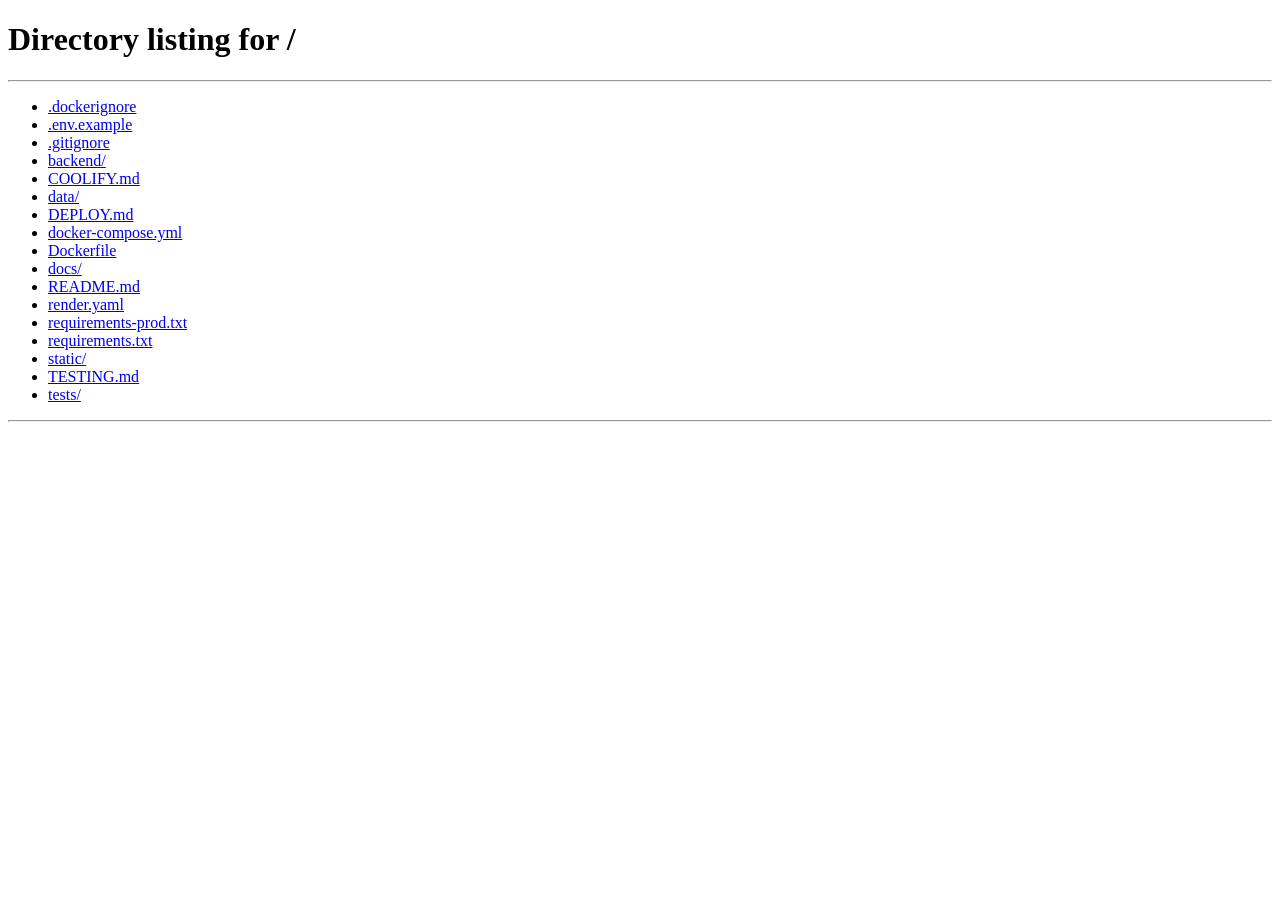
<file: static/index.html>
<!DOCTYPE html>
<html lang="en">
<head>
  <meta charset="UTF-8" />
  <meta http-equiv="refresh" content="0;url=/" />
  <title>Klarify</title>
</head>
<body>
  <p><a href="/">Go to Klarify</a></p>
</body>
</html>
</file>
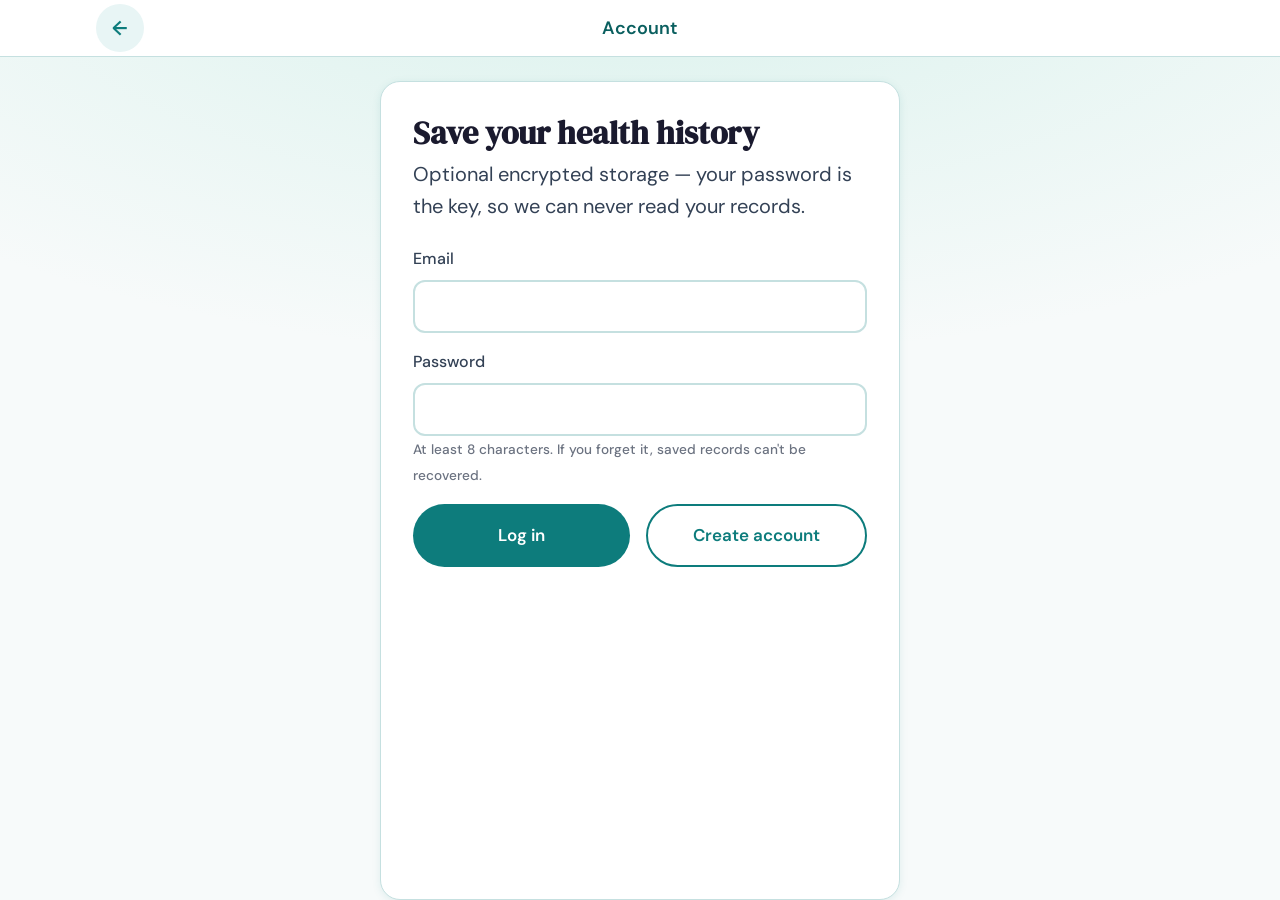
<file: static/account.html>
<!DOCTYPE html>
<html lang="de">
<head>
  <meta charset="UTF-8" />
  <meta name="viewport" content="width=device-width, initial-scale=1.0" />
  <title>Klarify — Account</title>
  <link rel="stylesheet" href="/static/shared.css?v=20261120c" />
</head>
<body class="has-app-bar">
  <header class="app-bar">
    <div class="app-bar-inner">
      <button type="button" class="back-btn" onclick="location.href='/home'" aria-label="Back">←</button>
      <span class="app-bar-title">Account</span>
      <span class="app-bar-spacer" aria-hidden="true"></span>
    </div>
  </header>
  <main class="screen screen-narrow screen-panel">
    <div class="page-header">
      <h1 class="screen-title">Save your health history</h1>
      <p class="lead" style="margin-bottom:var(--space-6);">Optional encrypted storage — your password is the key, so we can never read your records.</p>
    </div>

    <div id="loggedIn" hidden>
      <p class="lead">Logged in as <strong id="whoami"></strong></p>
      <div class="btn-row">
        <button type="button" class="btn-primary" id="timelineBtn">View health timeline →</button>
        <button type="button" class="btn-secondary" id="logoutBtn">Log out</button>
      </div>
    </div>

    <form id="authForm" novalidate>
      <p class="form-error" id="msg" role="alert"></p>
      <label class="form-field">Email
        <input type="email" id="email" autocomplete="email" required />
      </label>
      <label class="form-field">Password
        <input type="password" id="password" autocomplete="current-password" minlength="8" required />
        <span class="form-hint">At least 8 characters. If you forget it, saved records can't be recovered.</span>
      </label>
      <div class="btn-row">
        <button type="submit" class="btn-primary" id="loginBtn">Log in</button>
        <button type="button" class="btn-secondary" id="registerBtn">Create account</button>
      </div>
    </form>
  </main>
  <script src="/static/i18n.js?v=20261120c"></script>
  <script src="/static/ui.js?v=20261120c"></script>
  <script>
    applyRtl();
    const form = document.getElementById('authForm');
    const emailEl = document.getElementById('email');
    const passwordEl = document.getElementById('password');
    const msg = document.getElementById('msg');
    const loginBtn = document.getElementById('loginBtn');
    const registerBtn = document.getElementById('registerBtn');

    const existing = JSON.parse(sessionStorage.getItem('klarify_auth') || 'null');
    if (existing?.token) {
      document.getElementById('loggedIn').hidden = false;
      document.getElementById('whoami').textContent = existing.email || 'your account';
      form.hidden = true;
    }
    document.getElementById('timelineBtn').onclick = () => { location.href = '/timeline'; };
    document.getElementById('logoutBtn').onclick = () => {
      sessionStorage.removeItem('klarify_auth');
      location.reload();
    };

    function validate(isRegister) {
      const email = emailEl.value.trim();
      if (!/^[^\s@]+@[^\s@]+\.[^\s@]+$/.test(email)) return 'Please enter a valid email address.';
      if (!passwordEl.value) return 'Please enter your password.';
      if (isRegister && passwordEl.value.length < 8) return 'Password must be at least 8 characters.';
      return '';
    }

    async function submit(isRegister) {
      const problem = validate(isRegister);
      msg.textContent = problem;
      if (problem) return;
      const btn = isRegister ? registerBtn : loginBtn;
      setBusy(loginBtn, true); setBusy(registerBtn, true);
      try {
        const data = await apiFetch(isRegister ? '/api/auth/register' : '/api/auth/login', {
          method: 'POST',
          headers: { 'Content-Type': 'application/json' },
          body: JSON.stringify({ email: emailEl.value.trim(), password: passwordEl.value }),
        });
        sessionStorage.setItem('klarify_auth', JSON.stringify({ ...data, email: emailEl.value.trim(), password: passwordEl.value }));
        const next = new URLSearchParams(location.search).get('next');
        location.href = next && next.startsWith('/') && !next.startsWith('//') ? next : '/timeline';
      } catch (e) {
        msg.textContent = e.message;
        setBusy(loginBtn, false); setBusy(registerBtn, false);
        btn.focus();
      }
    }

    form.addEventListener('submit', (e) => { e.preventDefault(); submit(false); });
    registerBtn.addEventListener('click', () => submit(true));
  </script>
</body>
</html>
</file>
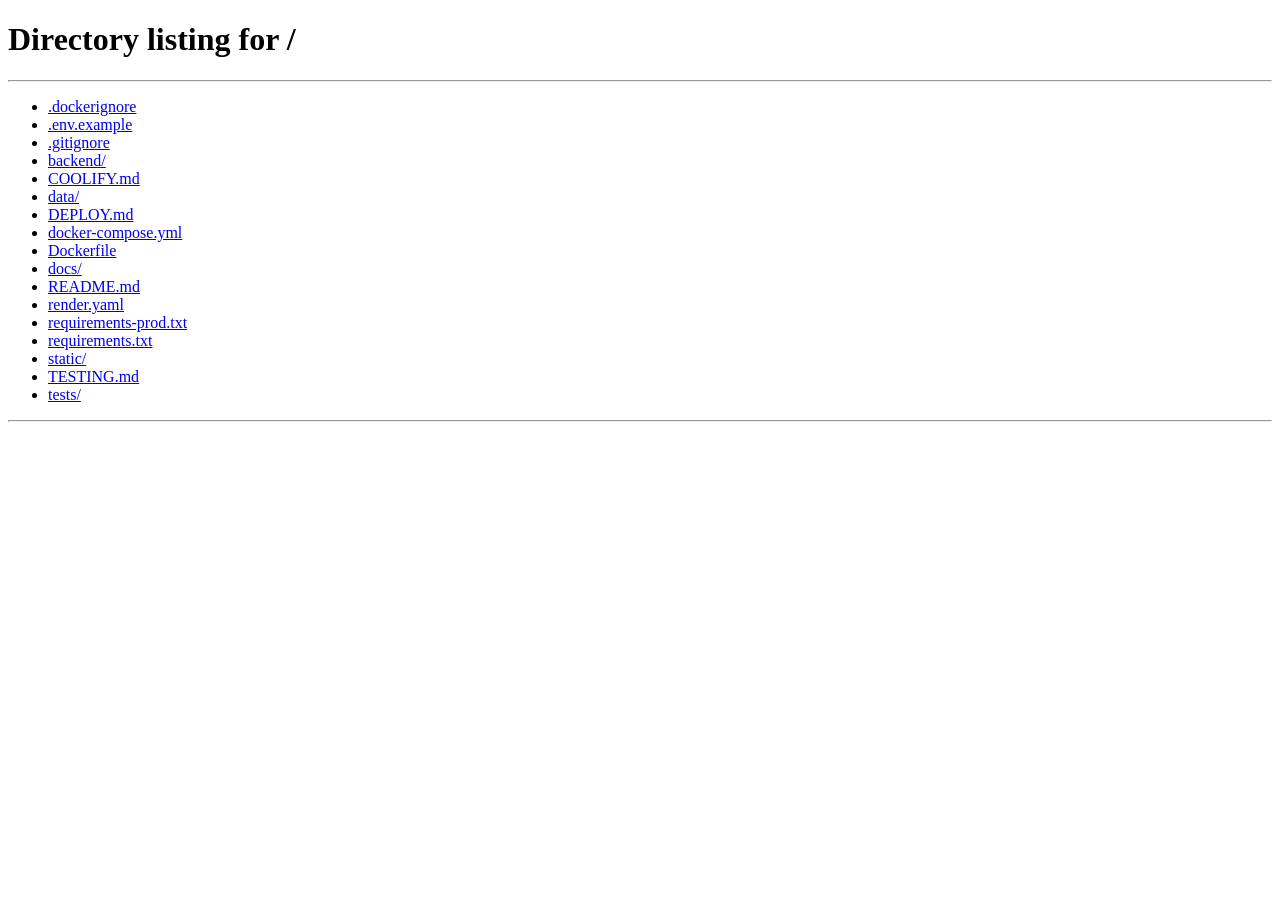
<file: static/home.html>
<!DOCTYPE html>
<html lang="de">
<head>
  <meta charset="UTF-8" />
  <meta name="viewport" content="width=device-width, initial-scale=1.0" />
  <title>Klarify</title>
  <link rel="stylesheet" href="/static/shared.css?v=20261120c" />
</head>
<body class="has-app-bar">
  <header class="app-bar">
    <div class="app-bar-inner">
      <span class="app-bar-spacer" aria-hidden="true"></span>
      <a href="/home" class="wordmark-link">Klarify</a>
      <button type="button" class="back-btn" id="settingsBtn" aria-label="Settings">⚙</button>
    </div>
  </header>

  <main class="screen screen-wide">
    <div class="screen-panel">
      <div class="home-hero page-header">
        <h2 class="display" id="greeting">Hello.</h2>
        <p class="lead" id="homeQuestion">Which document would you like to understand today?</p>
      </div>

      <div class="home-cards">
        <a href="/upload" class="home-card home-card--primary" id="uploadBtn">
          <span class="home-card__icon" aria-hidden="true">📄</span>
          <span class="home-card__title" id="uploadTitle">Upload document</span>
          <span class="home-card__desc">PDF, FHIR, or scanned letter</span>
        </a>
        <a href="/epa" class="home-card home-card--secondary" id="epaBtn">
          <span class="home-card__icon" aria-hidden="true">🏥</span>
          <span class="home-card__title" id="epaLabel">Connect ePA</span>
          <span class="home-card__desc">Import from your electronic health record</span>
        </a>
      </div>

      <div class="trust-strip" id="trustStrip">
        <span aria-hidden="true">🔒</span>
        <span id="trustText">Your data is deleted immediately. Nothing is stored.</span>
      </div>

      <div class="secondary-actions">
        <button type="button" class="link-pill" id="accountCta">Create account → Save your history</button>
        <button type="button" class="link-pill" id="sampleBtn">Try a sample prescription</button>
      </div>
    </div>
  </main>

  <script src="/static/i18n.js?v=20261120c"></script>
  <script src="/static/ui.js?v=20261120c"></script>
  <script>
    if (!sessionStorage.getItem('klarify_lang')) {
      window.location.href = '/';
    }
    applyRtl();
    document.getElementById('greeting').textContent = greeting();
    document.getElementById('homeQuestion').textContent = t('homeQuestion');
    document.getElementById('uploadTitle').textContent = t('uploadDoc');
    document.getElementById('epaLabel').textContent = t('connectEpa');
    document.getElementById('trustText').textContent = t('trustStrip');
    document.getElementById('accountCta').textContent = t('createAccount');
    document.getElementById('sampleBtn').textContent = t('trySample');
    document.getElementById('settingsBtn').addEventListener('click', () => { window.location.href = '/'; });
    document.getElementById('accountCta').addEventListener('click', () => {
      const a = JSON.parse(sessionStorage.getItem('klarify_auth') || 'null');
      window.location.href = a?.token ? '/timeline' : '/account';
    });
    const sampleBtn = document.getElementById('sampleBtn');
    sampleBtn.addEventListener('click', async () => {
      setBusy(sampleBtn, true);
      try {
        const data = await apiFetch('/api/samples');
        const first = (data.samples || []).find((s) => s.type === 'prescription') || (data.samples || [])[0];
        if (!first) throw new Error('No samples available right now.');
        const lang = klarifyLang();
        window.location.href = `/results?type=sample&sample_id=${encodeURIComponent(first.id)}&lang=${encodeURIComponent(lang)}&mode=auto`;
      } catch (e) {
        setBusy(sampleBtn, false);
        toast(e.message, 'error');
      }
    });
    const auth = JSON.parse(sessionStorage.getItem('klarify_auth') || 'null');
    if (auth?.token) {
      document.getElementById('accountCta').textContent = 'My health timeline →';
    }
  </script>
</body>
</html>
</file>
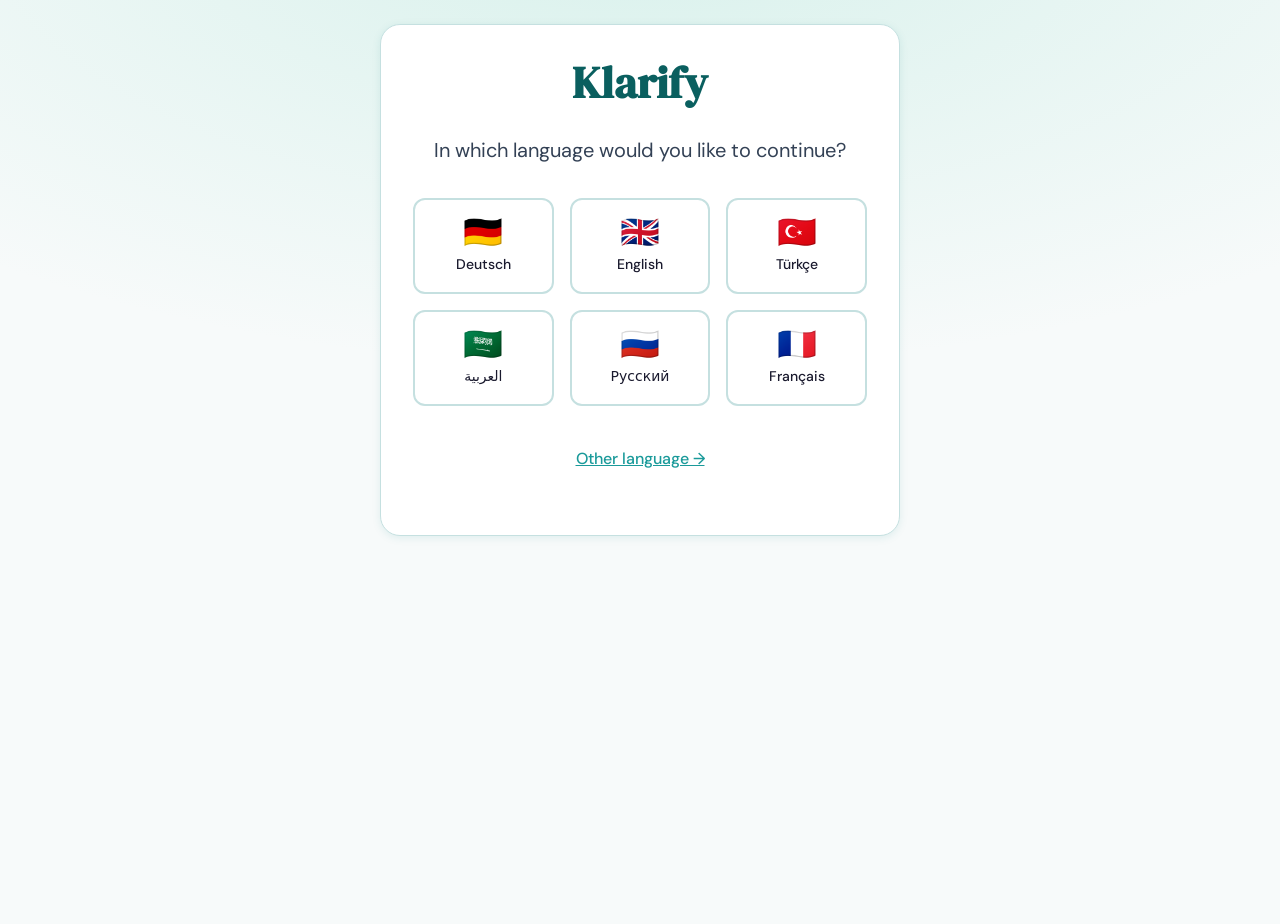
<file: static/language.html>
<!DOCTYPE html>
<html lang="de">
<head>
  <meta charset="UTF-8" />
  <meta name="viewport" content="width=device-width, initial-scale=1.0" />
  <title>Klarify</title>
  <link rel="stylesheet" href="/static/shared.css?v=20261120c" />
</head>
<body>
  <main class="screen screen-centre screen-narrow screen-panel">
    <h1 class="wordmark">Klarify</h1>
    <p class="lead" id="langPrompt">In which language would you like to continue?</p>

    <div class="lang-grid" id="langGrid"></div>
    <button type="button" class="btn-ghost" id="otherLang">Other language →</button>
  </main>

  <script src="/static/i18n.js?v=20261120c"></script>
  <script>
    const PRIMARY = [
      { code: 'de', flag: '🇩🇪', name: 'Deutsch' },
      { code: 'en', flag: '🇬🇧', name: 'English' },
      { code: 'tr', flag: '🇹🇷', name: 'Türkçe' },
      { code: 'ar', flag: '🇸🇦', name: 'العربية' },
      { code: 'ru', flag: '🇷🇺', name: 'Русский' },
      { code: 'fr', flag: '🇫🇷', name: 'Français' },
    ];

    function selectLang(code) {
      sessionStorage.setItem('klarify_lang', code);
      window.location.href = '/home';
    }

    const grid = document.getElementById('langGrid');
    for (const lang of PRIMARY) {
      const btn = document.createElement('button');
      btn.type = 'button';
      btn.className = 'lang-btn';
      btn.innerHTML = `<span class="flag">${lang.flag}</span><span class="name">${lang.name}</span>`;
      btn.addEventListener('click', () => selectLang(lang.code));
      grid.appendChild(btn);
    }

    document.getElementById('otherLang').addEventListener('click', () => {
      const code = prompt('Enter language code (e.g. en, hi, pl):', 'en');
      if (code) selectLang(code.trim().toLowerCase());
    });

    if (sessionStorage.getItem('klarify_lang')) {
      document.getElementById('langPrompt').textContent = t('langPrompt');
    }
  </script>
</body>
</html>
</file>
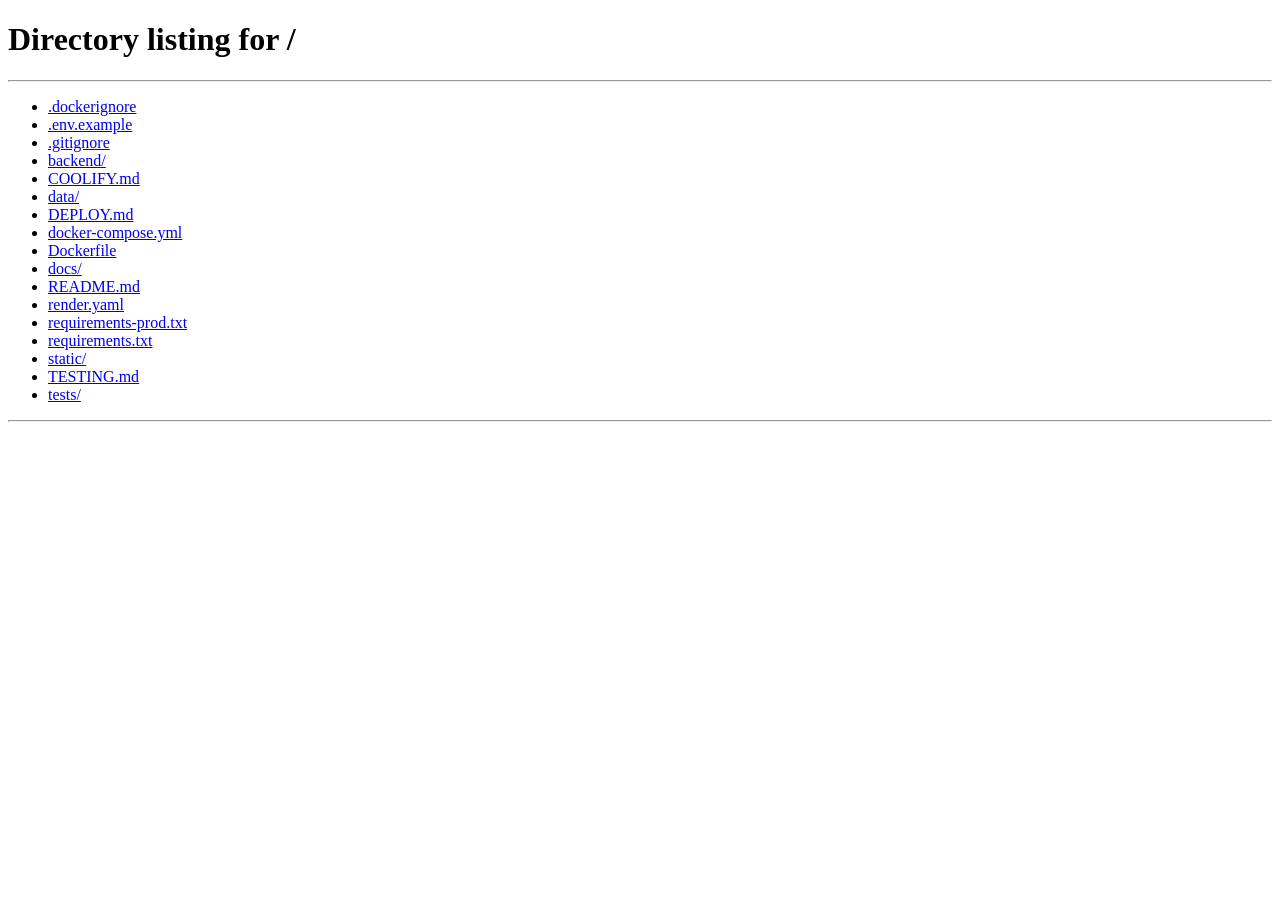
<file: static/results.html>
<!DOCTYPE html>
<html lang="de">
<head>
  <meta charset="UTF-8" />
  <meta name="viewport" content="width=device-width, initial-scale=1.0" />
  <title>Klarify</title>
  <link rel="stylesheet" href="/static/shared.css?v=20261120c" />
</head>
<body>
  <div id="processingView" class="processing-wrap screen screen-narrow" hidden>
    <div class="processing-icon" aria-hidden="true">📄→📝</div>
    <p id="processingText" style="font-size:1.125rem;color:var(--color-slate);">Reading your document…</p>
    <p id="processingTime" style="color:var(--color-muted);">This usually takes about 10 seconds.</p>
    <div class="progress-bar" role="progressbar" aria-label="Processing"><span></span></div>
    <p id="notStored" style="font-size:0.875rem;color:var(--color-muted);">Your data is not stored.</p>
  </div>

  <div id="resultsView" hidden>
    <header class="app-bar">
      <div class="app-bar-inner">
        <button type="button" class="back-btn" onclick="location.href='/home'" aria-label="Back">←</button>
        <span class="app-bar-title" id="resultsBarTitle">Klarify</span>
        <span class="app-bar-spacer" aria-hidden="true"></span>
      </div>
    </header>

    <main class="screen screen-wide">
      <div class="page-header">
        <h1 class="screen-title" id="docTitle">Your prescription explained</h1>
        <p class="subtitle-muted" id="docSubtitle"></p>
      </div>

      <div class="results-layout">
        <section class="results-column">
          <div id="results" class="results"></div>

          <div class="feedback-row" id="feedbackRow">
            <span id="helpfulText">Was this helpful?</span>
            <button type="button" aria-label="Yes">👍</button>
            <button type="button" aria-label="No">👎</button>
          </div>
          <button type="button" class="btn-ghost block" id="saveBtn" style="margin-bottom:1rem;">Save explanation</button>
        </section>

        <aside class="results-aside">
          <div class="chat-panel" id="chatPanel" hidden>
            <h2 id="chatTitle">Ask about your prescription</h2>
            <p class="chat-sub" id="chatSub">Ask about this document or general steps (pharmacy, appointments, terms)</p>
            <div class="chat-suggestions" id="chatSuggestions">
              <button type="button" data-q="What medication was prescribed?">Medication?</button>
              <button type="button" data-q="Do I need to pay a co-payment?">Co-payment?</button>
              <button type="button" data-q="How do I use this at the pharmacy?">Pharmacy?</button>
            </div>
            <div class="chat-messages" id="chatMessages"></div>
            <div class="chat-input-row">
              <input type="text" id="chatInput" autocomplete="off" />
              <button type="button" id="chatSendBtn">Send</button>
            </div>
          </div>
        </aside>
      </div>
    </main>

    <p class="disclaimer" id="disclaimer">Informational only — not medical advice.</p>
  </div>

  <script src="/static/i18n.js?v=20261120c"></script>
  <script src="/static/ui.js?v=20261120c"></script>
  <script src="/static/results.js?v=20261120c"></script>
  <script>
    if (!sessionStorage.getItem('klarify_lang')) location.href = '/';
    applyRtl();

    const params = new URLSearchParams(window.location.search);
    const type = params.get('type') || 'sample';
    const lang = params.get('lang') || klarifyLang();
    const mode = params.get('mode') || 'auto';

    document.getElementById('processingText').textContent = t('processing');
    document.getElementById('processingTime').textContent = t('processingTime');
    document.getElementById('notStored').textContent = t('notStored');
    document.getElementById('docTitle').textContent = t('prescriptionExplained');
    document.getElementById('helpfulText').textContent = t('helpful');
    document.getElementById('chatTitle').textContent = t('chatTitle');
    document.getElementById('chatSub').textContent = t('chatSub');
    document.getElementById('chatInput').placeholder = t('chatPlaceholder');
    document.getElementById('chatSendBtn').textContent = t('send');
    document.getElementById('disclaimer').textContent = t('disclaimer');

    const processingView = document.getElementById('processingView');
    const resultsView = document.getElementById('resultsView');
    const resultsEl = document.getElementById('results');
    const chatPanel = document.getElementById('chatPanel');
    const chatMessages = document.getElementById('chatMessages');
    const chatInput = document.getElementById('chatInput');
    const chatSendBtn = document.getElementById('chatSendBtn');
    const saveBtn = document.getElementById('saveBtn');
    const TITLES = {
      prescription: t('prescriptionExplained'),
      lab_result: t('title_lab_result'),
      discharge: t('title_discharge'),
      referral: t('title_referral'),
      doctor_letter: t('title_doctor_letter'),
      pdf: t('title_pdf'),
    };
    const CHAT_TITLES = { prescription: t('chatTitle') };

    let prescriptionData = null;
    let chatHistory = [];
    let chatBusy = false;

    processingView.hidden = false;

    function showResults() {
      processingView.hidden = true;
      resultsView.hidden = false;
    }

    function appendChatMessage(text, role, refused = false) {
      const div = document.createElement('div');
      div.className = 'chat-msg ' + role + (refused ? ' refused' : '');
      div.textContent = text;
      chatMessages.appendChild(div);
      chatMessages.scrollTop = chatMessages.scrollHeight;
      return div;
    }

    function showTyping() {
      const div = document.createElement('div');
      div.className = 'chat-msg bot typing';
      div.setAttribute('aria-label', 'Assistant is typing');
      div.innerHTML = '<i></i><i></i><i></i>';
      chatMessages.appendChild(div);
      chatMessages.scrollTop = chatMessages.scrollHeight;
      return div;
    }

    async function sendChatMessage(text) {
      const message = (text || chatInput.value).trim();
      if (!message || chatBusy || !prescriptionData) return;
      chatInput.value = '';
      appendChatMessage(message, 'user');
      chatBusy = true;
      chatSendBtn.disabled = true;
      const typing = showTyping();
      try {
        const data = await apiFetch('/api/chat', {
          method: 'POST',
          headers: { 'Content-Type': 'application/json' },
          body: JSON.stringify({
            message,
            parsed: prescriptionData.parsed,
            humanized: prescriptionData.humanized,
            history: chatHistory,
            lang,
          }),
        });
        typing.remove();
        chatHistory.push({ role: 'user', content: message });
        chatHistory.push({ role: 'assistant', content: data.reply });
        appendChatMessage(data.reply, 'bot', !data.on_topic);
      } catch (err) {
        typing.remove();
        appendChatMessage(err.message, 'bot', true);
      } finally {
        chatBusy = false;
        chatSendBtn.disabled = false;
        chatInput.focus();
      }
    }

    async function loadData() {
      try {
        let res;
        let data;
        if (type === 'cached') {
          const cached = sessionStorage.getItem('klarify_result');
          if (!cached) throw new Error('No result found. Please upload again.');
          data = JSON.parse(cached);
          sessionStorage.removeItem('klarify_result');
        } else if (type === 'sample') {
          const id = params.get('sample_id') || params.get('id');
          if (!id) throw new Error('Missing sample ID');
          res = await fetch(`/api/process/sample/${encodeURIComponent(id)}?lang=${encodeURIComponent(lang)}&mode=${encodeURIComponent(mode)}`);
          data = await res.json();
          if (!res.ok) throw new Error(data.detail || 'Request failed');
        } else if (type === 'erp') {
          const taskId = params.get('task_id');
          const token = sessionStorage.getItem('erp_token') || '';
          const headers = token ? { Authorization: `Bearer ${token}` } : {};
          res = await fetch(`/api/erp/fetch/${encodeURIComponent(taskId)}?lang=${encodeURIComponent(lang)}&mode=${encodeURIComponent(mode)}`, { headers });
          data = await res.json();
          if (!res.ok) throw new Error(data.detail || 'Request failed');
        } else if (type === 'epa') {
          const docId = params.get('doc_id');
          const token = sessionStorage.getItem('epa_token') || 'sandbox-demo-token';
          res = await fetch(
            `/api/epa/documents/${encodeURIComponent(docId)}/process?lang=${encodeURIComponent(lang)}&mode=${encodeURIComponent(mode)}`,
            { headers: { Authorization: `Bearer ${token}` } }
          );
          data = await res.json();
          if (!res.ok) throw new Error(data.detail || 'Request failed');
        } else if (type === 'upload' || type === 'raw') {
          const raw = sessionStorage.getItem('klarify_upload') || sessionStorage.getItem('erp_raw_payload');
          if (!raw) throw new Error('No document found. Please upload again.');
          res = await fetch('/api/process/raw', {
            method: 'POST',
            headers: { 'Content-Type': 'application/json' },
            body: raw,
          });
          data = await res.json();
          if (!res.ok) throw new Error(data.detail || 'Request failed');
        } else {
          throw new Error('Unknown type');
        }

        if (!data) {
          data = await res.json();
          if (!res.ok) throw new Error(data.detail || 'Request failed');
        }

        prescriptionData = data;
        const docType = data.document_type || data.parsed?.document_type || 'prescription';
        const title = TITLES[docType] || TITLES.pdf;
        document.getElementById('docTitle').textContent = title;
        document.title = `Klarify — ${title}`;
        document.getElementById('chatTitle').textContent = CHAT_TITLES[docType] || t('chatTitleGeneric');
        const med = data.parsed?.medication_name || '';
        const sub = med || (data.document_title && data.document_title !== title ? data.document_title : '');
        if (sub) document.getElementById('docSubtitle').textContent = sub;

        renderKlarifyResults(resultsEl, data);
        chatPanel.hidden = false;
        showResults();
      } catch (err) {
        showResults();
        saveBtn.hidden = true;
        document.getElementById('feedbackRow').hidden = true;
        resultsEl.innerHTML = `<div class="empty is-error">${escapeHtml(err.message)}<br>
          <a class="btn-secondary" href="/home">Back to start</a></div>`;
      }
    }

    document.getElementById('feedbackRow').addEventListener('click', (e) => {
      if (e.target.closest('button')) {
        document.getElementById('feedbackRow').hidden = true;
        toast('Thanks for your feedback!', 'success', 2500);
      }
    });
    saveBtn.addEventListener('click', async () => {
      if (!prescriptionData) return;
      const auth = JSON.parse(sessionStorage.getItem('klarify_auth') || 'null');
      if (!auth?.token) {
        // Keep the result so the user comes back to it after logging in
        sessionStorage.setItem('klarify_result', JSON.stringify(prescriptionData));
        const back = `/results?type=cached&lang=${encodeURIComponent(lang)}`;
        window.location.href = `/account?next=${encodeURIComponent(back)}`;
        return;
      }
      setBusy(saveBtn, true);
      try {
        await apiFetch('/api/storage/save', {
          method: 'POST',
          headers: { 'Content-Type': 'application/json', Authorization: `Bearer ${auth.token}` },
          body: JSON.stringify({ password: auth.password, record: prescriptionData }),
        });
        setBusy(saveBtn, false);
        saveBtn.disabled = true;
        saveBtn.textContent = '✓ Saved to your timeline';
        toast('Saved to your health timeline.', 'success');
      } catch (e) {
        setBusy(saveBtn, false);
        if (e.status === 401) sessionStorage.removeItem('klarify_auth');
        toast(e.status === 401 ? 'Please log in again to save.' : e.message, 'error');
      }
    });
    chatSendBtn.addEventListener('click', () => sendChatMessage());
    chatInput.addEventListener('keydown', (e) => {
      if (e.key === 'Enter' && !e.isComposing) { e.preventDefault(); sendChatMessage(); }
    });
    document.getElementById('chatSuggestions').addEventListener('click', (e) => {
      const btn = e.target.closest('[data-q]');
      if (btn) sendChatMessage(btn.dataset.q);
    });

    loadData();
  </script>
</body>
</html>
</file>
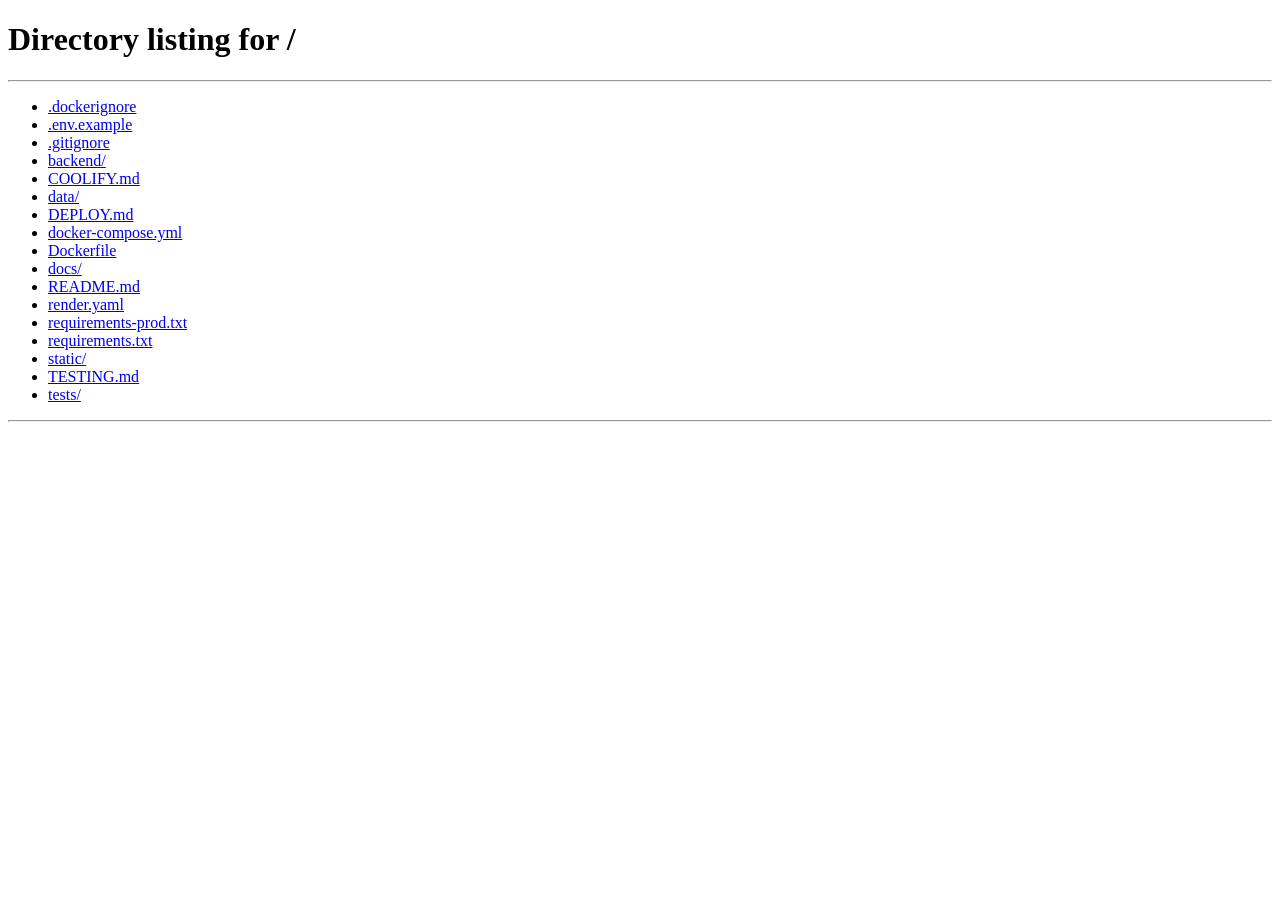
<file: static/upload.html>
<!DOCTYPE html>
<html lang="de">
<head>
  <meta charset="UTF-8" />
  <meta name="viewport" content="width=device-width, initial-scale=1.0" />
  <title>Klarify — Upload</title>
  <link rel="stylesheet" href="/static/shared.css?v=20261120c" />
</head>
<body class="has-app-bar">
  <header class="app-bar">
    <div class="app-bar-inner">
      <button type="button" class="back-btn" onclick="location.href='/home'" aria-label="Back">←</button>
      <span class="app-bar-title" id="appBarTitle">Upload</span>
      <span class="app-bar-spacer" aria-hidden="true"></span>
    </div>
  </header>

  <main class="screen screen-narrow screen-panel">
    <div class="page-header">
      <h1 class="screen-title" id="uploadTitle">Upload your document</h1>
      <p class="subtitle-muted" id="uploadSubtitle"></p>
    </div>

    <div class="upload-zone" id="uploadZone" tabindex="0" role="button" aria-describedby="uploadTypes">
      <div style="font-size:2.5rem;margin-bottom:0.5rem;" aria-hidden="true">📄</div>
      <p id="uploadTap" style="margin:0;font-size:1.125rem;color:var(--color-slate);">Tap to choose a file</p>
      <p id="uploadTypes" style="margin:0.5rem 0 0;font-size:0.875rem;color:var(--color-muted);">PDF, FHIR XML or JSON · Up to 20 MB</p>
      <p id="fileName" style="margin-top:1rem;font-weight:600;display:none;"></p>
    </div>
    <input type="file" id="fileInput" accept=".xml,.json,.pdf,application/pdf,application/json,text/xml,application/xml" hidden />

    <p class="form-error" id="uploadError" role="alert"></p>

    <label class="consent-row">
      <input type="checkbox" id="consent" />
      <span id="consentText">I understand my document will be explained and then deleted immediately.</span>
    </label>

    <button type="button" class="btn-primary" id="explainBtn" disabled>Read my explanation</button>
  </main>

  <script src="/static/i18n.js?v=20261120c"></script>
  <script src="/static/ui.js?v=20261120c"></script>
  <script>
    if (!sessionStorage.getItem('klarify_lang')) location.href = '/';
    applyRtl();

    const MAX_BYTES = 20 * 1024 * 1024;
    const ALLOWED = ['pdf', 'xml', 'json'];
    const uploadZone = document.getElementById('uploadZone');
    const fileInput = document.getElementById('fileInput');
    const consent = document.getElementById('consent');
    const explainBtn = document.getElementById('explainBtn');
    const fileNameEl = document.getElementById('fileName');
    const errorEl = document.getElementById('uploadError');
    let selectedFile = null;

    document.getElementById('uploadTitle').textContent = t('uploadTitle');
    const sub = t('uploadSubtitle');
    document.getElementById('uploadSubtitle').textContent = sub;
    document.getElementById('uploadSubtitle').style.display = sub ? 'block' : 'none';
    document.getElementById('uploadTap').textContent = t('uploadTap');
    document.getElementById('consentText').textContent = t('consent');
    explainBtn.textContent = t('explainBtn');
    document.getElementById('appBarTitle').textContent = t('uploadDoc');

    function updateBtn() {
      explainBtn.disabled = !(selectedFile && consent.checked);
    }

    function formatSize(bytes) {
      return bytes >= 1024 * 1024 ? `${(bytes / 1024 / 1024).toFixed(1)} MB` : `${Math.max(1, Math.round(bytes / 1024))} KB`;
    }

    function pickFile(file) {
      errorEl.textContent = '';
      const ext = (file.name.split('.').pop() || '').toLowerCase();
      if (!ALLOWED.includes(ext)) {
        errorEl.textContent = 'Please choose a PDF, XML or JSON file.';
        return;
      }
      if (file.size > MAX_BYTES) {
        errorEl.textContent = `This file is ${formatSize(file.size)} — the limit is 20 MB.`;
        return;
      }
      if (file.size === 0) {
        errorEl.textContent = 'This file is empty.';
        return;
      }
      selectedFile = file;
      fileNameEl.textContent = `✓ ${file.name} (${formatSize(file.size)})`;
      fileNameEl.style.display = 'block';
      uploadZone.classList.add('has-file');
      updateBtn();
    }

    uploadZone.addEventListener('click', () => fileInput.click());
    uploadZone.addEventListener('keydown', (e) => {
      if (e.key === 'Enter' || e.key === ' ') { e.preventDefault(); fileInput.click(); }
    });
    fileInput.addEventListener('change', () => {
      if (fileInput.files[0]) pickFile(fileInput.files[0]);
      fileInput.value = '';
    });

    // Drag & drop
    ['dragenter', 'dragover'].forEach((ev) => uploadZone.addEventListener(ev, (e) => {
      e.preventDefault();
      uploadZone.classList.add('is-dragover');
    }));
    ['dragleave', 'dragend', 'drop'].forEach((ev) => uploadZone.addEventListener(ev, (e) => {
      e.preventDefault();
      uploadZone.classList.remove('is-dragover');
    }));
    uploadZone.addEventListener('drop', (e) => {
      const file = e.dataTransfer?.files?.[0];
      if (file) pickFile(file);
    });
    // Prevent the browser from opening a file dropped outside the zone
    window.addEventListener('dragover', (e) => e.preventDefault());
    window.addEventListener('drop', (e) => e.preventDefault());

    consent.addEventListener('change', updateBtn);

    explainBtn.addEventListener('click', async () => {
      if (!selectedFile || !consent.checked) return;
      errorEl.textContent = '';
      setBusy(explainBtn, true);
      const fd = new FormData();
      fd.append('file', selectedFile);
      fd.append('lang', klarifyLang());
      fd.append('mode', 'auto');
      try {
        const data = await apiFetch('/api/process', { method: 'POST', body: fd });
        sessionStorage.setItem('klarify_result', JSON.stringify(data));
        window.location.href = `/results?type=cached&lang=${encodeURIComponent(klarifyLang())}`;
      } catch (e) {
        errorEl.textContent = e.message;
        setBusy(explainBtn, false);
        updateBtn();
      }
    });
  </script>
</body>
</html>
</file>
<file: static/shared.css>
/* Klarify design tokens — from Klarify UX Design System v1.0 */
@import url('https://fonts.googleapis.com/css2?family=DM+Sans:ital,opsz,wght@0,9..40,400;0,9..40,500;0,9..40,600;0,9..40,700;1,9..40,400&family=DM+Serif+Display&display=swap');

:root {
  --color-teal: #0D7C7C;
  --color-teal-dark: #0A5F5F;
  --color-teal-mid: #1A9A9A;
  --color-teal-soft: #E8F5F5;
  --color-teal-accent: #9DE0D0;
  --color-green: #065F46;
  --color-green-soft: #ECFDF5;
  --color-amber: #D97706;
  --color-amber-soft: #FFFBEB;
  --color-red: #991B1B;
  --color-red-soft: #FEF2F2;
  --color-ink: #1A1A2E;
  --color-slate: #334155;
  --color-muted: #6B7280;
  --color-white: #FFFFFF;
  --color-surface: #F7FAFA;
  --color-border: #C5E0E0;
  --radius-sm: 6px;
  --radius-md: 12px;
  --radius-lg: 20px;
  --radius-full: 9999px;
  --shadow-card: 0 2px 8px rgba(13, 124, 124, 0.10);
  --shadow-float: 0 8px 24px rgba(13, 124, 124, 0.16);
  --space-4: 16px;
  --space-6: 24px;
  --space-8: 32px;
  --space-12: 48px;
  --motion-standard: 250ms ease-in-out;

  /* Legacy aliases */
  --bg: var(--color-surface);
  --card: var(--color-white);
  --primary: var(--color-teal);
  --primary-dark: var(--color-teal-dark);
  --accent: var(--color-teal-mid);
  --text: var(--color-ink);
  --muted: var(--color-muted);
  --border: var(--color-border);
  --success: var(--color-green);
  --warn: var(--color-amber);
}

* { box-sizing: border-box; }

a {
  color: inherit;
}

html {
  -webkit-text-size-adjust: 100%;
}

html[dir="rtl"] body { text-align: right; }

body {
  margin: 0;
  font-family: "DM Sans", system-ui, -apple-system, sans-serif;
  font-size: 16px;
  line-height: 1.6;
  background: var(--color-surface);
  color: var(--color-ink);
  min-height: 100vh;
}

body.has-app-bar {
  display: flex;
  flex-direction: column;
  min-height: 100vh;
}

body.has-app-bar > .app-bar {
  flex-shrink: 0;
}

body.has-app-bar > main,
body.has-app-bar > .page-body {
  flex: 1;
}

h1, .display {
  font-family: "DM Serif Display", Georgia, serif;
  font-weight: 700;
  line-height: 1.2;
}

.app-bar {
  position: sticky;
  top: 0;
  z-index: 100;
  background: var(--color-white);
  border-bottom: 1px solid var(--color-border);
}

.app-bar-inner {
  display: flex;
  align-items: center;
  justify-content: space-between;
  min-height: 56px;
  max-width: 1120px;
  margin: 0 auto;
  padding: 0 var(--space-4);
  width: 100%;
}

.app-bar-title {
  flex: 1;
  text-align: center;
  font-family: "DM Sans", sans-serif;
  font-size: 1.125rem;
  font-weight: 600;
  color: var(--color-teal-dark);
}

.app-bar h1 {
  margin: 0;
  font-family: "DM Sans", sans-serif;
  font-size: 1.25rem;
  font-weight: 600;
  color: var(--color-teal-dark);
}

.app-bar .back-btn,
.app-bar .app-bar-spacer {
  width: 48px;
  height: 48px;
  flex-shrink: 0;
}

.app-bar .back-btn {
  background: var(--color-teal-soft);
  color: var(--color-teal);
  border: none;
  border-radius: var(--radius-full);
  font-size: 1.25rem;
  cursor: pointer;
  display: flex;
  align-items: center;
  justify-content: center;
}

.app-bar .wordmark-link {
  font-family: "DM Serif Display", serif;
  font-size: 1.25rem;
  font-weight: 700;
  color: var(--color-teal-dark);
  text-decoration: none;
}

.screen {
  width: 100%;
  max-width: 640px;
  margin: 0 auto;
  padding: var(--space-6) var(--space-4) var(--space-12);
}

.screen-wide {
  max-width: 1120px;
}

.screen-narrow {
  max-width: 480px;
}

.screen-centre {
  text-align: center;
  padding-top: var(--space-8);
}

.screen-panel {
  background: var(--color-white);
  border: 1px solid var(--color-border);
  border-radius: var(--radius-lg);
  box-shadow: var(--shadow-card);
  padding: var(--space-6) var(--space-4) var(--space-8);
}

.page-header {
  margin-bottom: var(--space-6);
}

.page-header .screen-title {
  margin-bottom: 0.35rem;
}

.wordmark {
  font-family: "DM Serif Display", serif;
  font-size: 2rem;
  color: var(--color-teal-dark);
  margin: 0 0 var(--space-6);
}

.lead {
  font-size: 1.125rem;
  color: var(--color-slate);
  margin: 0 0 var(--space-8);
  line-height: 1.6;
}

.subtitle-muted {
  font-size: 1rem;
  color: var(--color-muted);
  margin-top: -0.5rem;
}

/* Language grid */
.lang-grid {
  display: grid;
  grid-template-columns: repeat(2, 1fr);
  gap: var(--space-4);
  max-width: 360px;
  margin: 0 auto var(--space-6);
}

.lang-btn {
  display: flex;
  flex-direction: column;
  align-items: center;
  justify-content: center;
  min-height: 88px;
  min-width: 88px;
  padding: var(--space-4);
  background: var(--color-white);
  border: 2px solid var(--color-border);
  border-radius: var(--radius-md);
  cursor: pointer;
  font: inherit;
  color: var(--color-ink);
  transition: border-color var(--motion-standard);
}

.lang-btn:hover, .lang-btn:focus-visible {
  border-color: var(--color-teal-mid);
  outline: 3px solid var(--color-teal);
  outline-offset: 2px;
}

.lang-btn .flag { font-size: 2rem; line-height: 1; }
.lang-btn .name { font-size: 0.875rem; margin-top: 0.35rem; font-weight: 500; }

/* Buttons */
.btn-primary,
.btn-secondary {
  display: inline-flex;
  align-items: center;
  justify-content: center;
  width: 100%;
  min-height: 52px;
  padding: 16px 32px;
  border-radius: var(--radius-full);
  font-family: inherit;
  font-size: 1.0625rem;
  font-weight: 600;
  cursor: pointer;
  text-align: center;
  text-decoration: none;
  transition: background var(--motion-standard), border-color var(--motion-standard);
}

.btn-primary {
  background: var(--color-teal);
  color: white;
  border: none;
}

.btn-primary:hover:not(:disabled) { background: var(--color-teal-dark); }
.btn-primary:disabled {
  background: var(--color-border);
  color: var(--color-muted);
  cursor: not-allowed;
}

.btn-secondary {
  background: transparent;
  color: var(--color-teal);
  border: 2px solid var(--color-teal);
  margin-top: var(--space-4);
}

.btn-secondary:hover { background: var(--color-teal-soft); }
.btn-secondary.disabled {
  opacity: 0.55;
  pointer-events: none;
  position: relative;
}

.btn-row {
  display: flex;
  flex-direction: column;
  gap: var(--space-4);
}

.btn-row .btn-secondary {
  margin-top: 0;
}

.btn-ghost {
  background: none;
  border: none;
  color: var(--color-teal-mid);
  font: inherit;
  font-weight: 500;
  cursor: pointer;
  text-decoration: underline;
  padding: var(--space-4);
}

.btn-ghost.block {
  display: block;
  width: 100%;
  text-align: center;
}

/* Home cards */
.home-cards {
  display: grid;
  grid-template-columns: 1fr;
  gap: var(--space-4);
  margin: var(--space-6) 0;
}

.home-card {
  display: flex;
  flex-direction: column;
  align-items: flex-start;
  gap: 0.5rem;
  min-height: 148px;
  padding: var(--space-6);
  border-radius: var(--radius-lg);
  text-decoration: none;
  border: 2px solid transparent;
  box-shadow: var(--shadow-card);
  transition: transform var(--motion-standard), box-shadow var(--motion-standard), border-color var(--motion-standard);
}

.home-card:hover {
  transform: translateY(-2px);
  box-shadow: var(--shadow-float);
  text-decoration: none;
}

.home-card--primary {
  background: linear-gradient(145deg, var(--color-teal) 0%, var(--color-teal-dark) 100%);
  color: var(--color-white);
}

.home-card--primary:hover {
  color: var(--color-white);
}

.home-card--secondary {
  background: var(--color-white);
  color: var(--color-teal-dark);
  border-color: var(--color-border);
}

.home-card--secondary:hover {
  border-color: var(--color-teal-mid);
  background: var(--color-teal-soft);
  color: var(--color-teal-dark);
}

.home-card__icon {
  font-size: 1.75rem;
  line-height: 1;
}

.home-card__title {
  font-size: 1.25rem;
  font-weight: 700;
  line-height: 1.25;
}

.home-card__desc {
  font-size: 0.9375rem;
  font-weight: 400;
  line-height: 1.45;
  opacity: 0.9;
}

.link-pill {
  display: inline-flex;
  align-items: center;
  justify-content: center;
  min-height: 44px;
  padding: 0.6rem 1.1rem;
  border-radius: var(--radius-full);
  border: 1px solid var(--color-border);
  background: var(--color-white);
  color: var(--color-teal-dark);
  font: inherit;
  font-size: 0.9375rem;
  font-weight: 500;
  cursor: pointer;
  text-decoration: none;
  transition: background var(--motion-standard), border-color var(--motion-standard);
}

.link-pill:hover {
  background: var(--color-teal-soft);
  border-color: var(--color-teal-mid);
  text-decoration: none;
}

/* Legacy action aliases */
.action-grid,
.home-cards {
  display: grid;
  grid-template-columns: 1fr;
  gap: var(--space-4);
  margin: var(--space-6) 0;
}

.action-card {
  display: flex;
  flex-direction: column;
  align-items: flex-start;
  justify-content: center;
  gap: 0.35rem;
  min-height: 148px;
  padding: var(--space-6);
  border-radius: var(--radius-lg);
  text-decoration: none;
  font-weight: 600;
  border: 2px solid transparent;
  box-shadow: var(--shadow-card);
  transition: transform var(--motion-standard), box-shadow var(--motion-standard);
}

.action-card:hover {
  transform: translateY(-2px);
  box-shadow: var(--shadow-float);
  text-decoration: none;
}

.action-card.primary {
  background: linear-gradient(145deg, var(--color-teal) 0%, var(--color-teal-dark) 100%);
  color: white;
}

.action-card.primary:hover {
  color: white;
}

.action-card.secondary {
  background: var(--color-white);
  color: var(--color-teal-dark);
  border-color: var(--color-border);
}

.action-card.secondary:hover {
  border-color: var(--color-teal-mid);
  background: var(--color-teal-soft);
  color: var(--color-teal-dark);
}

.action-card .action-label {
  font-size: 1.25rem;
  line-height: 1.3;
}

.action-card .action-hint {
  font-size: 0.875rem;
  font-weight: 400;
  opacity: 0.85;
}

.secondary-actions {
  display: flex;
  flex-direction: column;
  align-items: stretch;
  gap: var(--space-3);
  margin-top: var(--space-6);
}

@media (min-width: 640px) {
  .home-cards,
  .action-grid {
    grid-template-columns: repeat(2, minmax(0, 1fr));
    gap: var(--space-6);
  }
}

/* Forms */
.form-field {
  display: block;
  margin-bottom: var(--space-4);
  font-weight: 500;
  color: var(--color-slate);
}

.form-field input {
  display: block;
  width: 100%;
  min-height: 48px;
  margin-top: 0.5rem;
  padding: 0.75rem 1rem;
  font: inherit;
  font-size: 1rem;
  color: var(--color-ink);
  background: var(--color-white);
  border: 2px solid var(--color-border);
  border-radius: var(--radius-md);
  transition: border-color var(--motion-standard);
}

.form-field input:focus {
  outline: none;
  border-color: var(--color-teal-mid);
  box-shadow: 0 0 0 3px rgba(13, 124, 124, 0.15);
}

/* Results split layout */
.results-layout {
  display: block;
}

.results-column {
  min-width: 0;
}

.results-aside .chat-panel {
  margin-top: 0;
}

.doc-list-grid {
  display: grid;
  gap: var(--space-4);
}

.doc-list-grid .btn-secondary {
  margin-top: 0;
  text-align: left;
  justify-content: flex-start;
}

.timeline-layout {
  display: block;
}

.section-heading {
  font-size: 1.125rem;
  margin: 0 0 var(--space-4);
  color: var(--color-teal-dark);
}

.trust-strip {
  display: flex;
  align-items: flex-start;
  gap: 0.5rem;
  font-size: 0.875rem;
  color: var(--color-muted);
  padding: var(--space-4) 0;
  border-top: 1px solid var(--color-border);
  margin-top: var(--space-8);
}

.badge-soon {
  display: inline-block;
  font-size: 0.75rem;
  font-weight: 500;
  padding: 0.2rem 0.5rem;
  border-radius: var(--radius-full);
  background: var(--color-teal-soft);
  color: var(--color-teal-dark);
  margin-left: 0.5rem;
}

/* Upload zone */
.upload-zone {
  border: 2px dashed var(--color-teal);
  background: var(--color-teal-soft);
  border-radius: var(--radius-md);
  min-height: 200px;
  display: flex;
  flex-direction: column;
  align-items: center;
  justify-content: center;
  padding: var(--space-8);
  cursor: pointer;
  text-align: center;
  margin-bottom: var(--space-6);
}

.upload-zone.has-file {
  border-style: solid;
  background: var(--color-white);
}

.consent-row {
  display: flex;
  gap: var(--space-4);
  align-items: flex-start;
  margin-bottom: var(--space-6);
  font-size: 1rem;
  color: var(--color-slate);
}

.consent-row input[type="checkbox"] {
  width: 24px;
  height: 24px;
  margin-top: 2px;
  flex-shrink: 0;
  accent-color: var(--color-teal);
}

/* Processing */
.processing-wrap {
  text-align: center;
  padding: var(--space-12) var(--space-4);
}

.processing-icon {
  font-size: 4rem;
  margin-bottom: var(--space-6);
  animation: doc-pulse 2s ease-in-out infinite;
}

@keyframes doc-pulse {
  0%, 100% { opacity: 0.7; transform: scale(1); }
  50% { opacity: 1; transform: scale(1.05); }
}

@media (prefers-reduced-motion: reduce) {
  .processing-icon { animation: none; opacity: 0.85; }
}

.progress-dots {
  letter-spacing: 0.35rem;
  color: var(--color-teal);
  font-size: 1.25rem;
  margin: var(--space-4) 0;
}

/* Explanation cards */
.explanation-card {
  background: var(--color-white);
  border-radius: var(--radius-md);
  box-shadow: var(--shadow-card);
  padding: var(--space-8);
  margin-bottom: var(--space-6);
  border-left: 4px solid var(--color-teal);
}

.explanation-card .card-label {
  font-size: 0.75rem;
  font-weight: 500;
  letter-spacing: 0.05em;
  color: var(--color-teal);
  margin: 0 0 0.5rem;
}

.explanation-card .clinical {
  font-size: 0.875rem;
  color: var(--color-muted);
  margin: 0 0 var(--space-4);
}

.explanation-card .plain {
  font-size: 1.125rem;
  color: var(--color-ink);
  line-height: 1.6;
  margin: 0;
}

.flag-card {
  border-radius: var(--radius-md);
  padding: var(--space-8);
  margin-bottom: var(--space-6);
  border-left: 4px solid var(--color-teal-mid);
}

.flag-card.informational {
  background: var(--color-teal-soft);
  border-left-color: var(--color-teal-mid);
}

.flag-card.advisory {
  background: var(--color-amber-soft);
  border-left-color: var(--color-amber);
}

.flag-card.urgent {
  background: var(--color-red-soft);
  border-left-color: var(--color-red);
}

.flag-card h3 {
  margin: 0 0 0.5rem;
  font-size: 1.125rem;
}

.flag-card.informational h3 { color: var(--color-teal-dark); }
.flag-card.advisory h3 { color: var(--color-amber); }
.flag-card.urgent h3 { color: var(--color-red); }

.flag-card p {
  margin: 0;
  color: var(--color-slate);
  font-size: 1rem;
}

.screen-title {
  font-family: "DM Serif Display", serif;
  font-size: 1.75rem;
  color: var(--color-ink);
  margin: 0 0 0.25rem;
}

.feedback-row {
  text-align: center;
  padding: var(--space-6) 0;
  color: var(--color-muted);
}

.feedback-row button {
  background: var(--color-teal-soft);
  border: none;
  border-radius: var(--radius-full);
  width: 48px;
  height: 48px;
  font-size: 1.25rem;
  cursor: pointer;
  margin: 0 0.25rem;
}

.disclaimer {
  font-size: 0.875rem;
  color: var(--color-muted);
  text-align: center;
  padding: var(--space-4);
}

/* Legacy / shared */
.container { max-width: 600px; margin: 0 auto; padding: 0 var(--space-4); }
.panel {
  background: var(--color-white);
  border: 1px solid var(--color-border);
  border-radius: var(--radius-md);
  box-shadow: var(--shadow-card);
  padding: var(--space-6);
  margin-bottom: var(--space-4);
}
.badge {
  font-size: 0.78rem;
  font-weight: 600;
  padding: 0.35rem 0.65rem;
  border-radius: var(--radius-full);
  background: var(--color-green-soft);
  color: var(--color-green);
}
.badge.warn { background: var(--color-amber-soft); color: var(--color-amber); }
.badge.info { background: var(--color-teal-soft); color: var(--color-teal-dark); }
.status-bar { display: flex; flex-wrap: wrap; gap: 0.5rem; margin-bottom: 1.25rem; }
.top-bar {
  display: flex;
  justify-content: space-between;
  align-items: center;
  flex-wrap: wrap;
  gap: 0.75rem;
  margin-bottom: 1rem;
}
button, .btn-link {
  cursor: pointer;
  background: var(--color-teal);
  color: white;
  border: none;
  font: inherit;
  font-weight: 600;
  padding: 0.75rem 1.25rem;
  border-radius: var(--radius-md);
  text-decoration: none;
  display: inline-block;
  min-height: 48px;
}
button:hover, .btn-link:hover { background: var(--color-teal-dark); }
button.secondary, .btn-link.secondary {
  background: var(--color-teal-soft);
  color: var(--color-teal);
}
.chat-panel {
  margin-top: var(--space-6);
  border-top: 1px solid var(--color-border);
  padding-top: var(--space-6);
}
.chat-panel h2 {
  margin: 0 0 0.35rem;
  font-size: 1.1rem;
  color: var(--color-teal-dark);
}
.chat-panel .chat-sub {
  font-size: 0.85rem;
  color: var(--color-muted);
  margin: 0 0 1rem;
}
.chat-messages {
  background: var(--color-surface);
  border: 1px solid var(--color-border);
  border-radius: var(--radius-md);
  min-height: 200px;
  max-height: 360px;
  overflow-y: auto;
  padding: 1rem;
  display: flex;
  flex-direction: column;
  gap: 0.75rem;
}
.chat-msg {
  max-width: 88%;
  padding: 0.65rem 0.9rem;
  border-radius: var(--radius-md);
  line-height: 1.5;
  font-size: 0.92rem;
  white-space: pre-wrap;
  word-break: break-word;
}
.chat-msg.user {
  align-self: flex-end;
  background: var(--color-teal);
  color: white;
}
.chat-msg.bot {
  align-self: flex-start;
  background: white;
  border: 1px solid var(--color-border);
}
.chat-input-row {
  display: flex;
  gap: 0.5rem;
  margin-top: 0.75rem;
}
.chat-input-row input {
  flex: 1;
  font: inherit;
  font-size: 1rem;
  border: 2px solid var(--color-border);
  border-radius: var(--radius-sm);
  padding: 0.75rem;
  min-height: 48px;
}
.chat-suggestions { display: flex; flex-wrap: wrap; gap: 0.4rem; margin-bottom: 0.75rem; }
.chat-suggestions button {
  font-size: 0.78rem;
  padding: 0.4rem 0.65rem;
  background: var(--color-teal-soft);
  color: var(--color-teal);
  min-height: 48px;
}
.empty, .loading-state {
  text-align: center;
  color: var(--color-muted);
  padding: 3rem 1rem;
}

/* ── Desktop & tablet responsive layout ── */
@media (min-width: 768px) {
  body {
    background:
      radial-gradient(ellipse 80% 50% at 50% -10%, rgba(157, 224, 208, 0.35), transparent),
      var(--color-surface);
  }

  .screen {
    padding: var(--space-8) var(--space-6) var(--space-12);
  }

  .screen-centre {
    padding-top: var(--space-12);
  }

  .screen-panel {
    padding: var(--space-8) var(--space-8) var(--space-12);
    margin-top: var(--space-6);
  }

  .wordmark {
    font-size: 2.75rem;
  }

  .lead {
    font-size: 1.25rem;
    max-width: 36rem;
  }

  .screen-centre .lead {
    margin-left: auto;
    margin-right: auto;
  }

  .home-hero .lead {
    margin-left: 0;
    margin-right: 0;
    max-width: 42rem;
  }

  .lang-grid {
    max-width: 540px;
    grid-template-columns: repeat(3, 1fr);
  }

  .lang-btn {
    min-height: 96px;
  }

  .action-grid,
  .home-cards {
    grid-template-columns: repeat(2, minmax(0, 1fr));
    gap: var(--space-6);
    margin: var(--space-8) 0;
  }

  .action-card,
  .home-card {
    min-height: 168px;
  }

  .btn-row {
    flex-direction: row;
  }

  .btn-row .btn-primary,
  .btn-row .btn-secondary {
    flex: 1;
    width: auto;
  }

  .upload-zone {
    min-height: 240px;
  }

  .processing-wrap {
    max-width: 480px;
    margin: 0 auto;
    padding: var(--space-12) var(--space-6);
  }

  .results-layout {
    display: grid;
    grid-template-columns: minmax(0, 1.15fr) minmax(320px, 0.85fr);
    gap: var(--space-8);
    align-items: start;
  }

  .results-aside {
    position: sticky;
    top: calc(56px + var(--space-4));
  }

  .results-aside .chat-panel {
    border-top: none;
    padding-top: 0;
    background: var(--color-white);
    border: 1px solid var(--color-border);
    border-radius: var(--radius-lg);
    box-shadow: var(--shadow-card);
    padding: var(--space-6);
  }

  .results-aside .chat-messages {
    min-height: 280px;
    max-height: min(52vh, 520px);
  }

  .timeline-layout {
    display: grid;
    grid-template-columns: 1.2fr 0.8fr;
    gap: var(--space-8);
    align-items: start;
  }

  .doc-list-grid {
    grid-template-columns: repeat(2, 1fr);
  }

  .disclaimer {
    max-width: 1120px;
    margin: 0 auto;
    padding: var(--space-6) var(--space-6) var(--space-8);
  }

  .secondary-actions {
    flex-direction: row;
    justify-content: flex-start;
    flex-wrap: wrap;
    gap: var(--space-4);
  }
}

@media (min-width: 1024px) {
  .screen {
    max-width: 720px;
  }

  .screen-wide {
    max-width: 1120px;
  }

  .screen-narrow {
    max-width: 520px;
  }

  .screen-title,
  .display {
    font-size: 2rem;
  }

  .home-hero .display {
    font-size: 2.25rem;
  }

  .home-hero .lead {
    margin-left: 0;
    margin-right: 0;
    max-width: 42rem;
  }
}

/* ── Smooth UI layer (toasts, busy states, motion, focus) ── */
html { scroll-behavior: smooth; }

main.screen, #resultsView:not([hidden]), .processing-wrap:not([hidden]) {
  animation: kl-fade-up 320ms ease-out both;
}
/* Motion only — content stays visible even if animations are paused (background tabs) */
@keyframes kl-fade-up {
  from { transform: translateY(8px); }
  to { transform: none; }
}
.explanation-card, .flag-card {
  animation: kl-fade-up 360ms ease-out both;
}
.results > :nth-child(2) { animation-delay: 40ms; }
.results > :nth-child(3) { animation-delay: 80ms; }
.results > :nth-child(4) { animation-delay: 120ms; }
.results > :nth-child(n+5) { animation-delay: 160ms; }

button, .btn-primary, .btn-secondary, .btn-ghost, .link-pill, .home-card, .lang-btn {
  transition: background var(--motion-standard), border-color var(--motion-standard),
    transform 120ms ease, box-shadow var(--motion-standard), opacity var(--motion-standard);
}
button:active:not(:disabled), .home-card:active, .lang-btn:active { transform: scale(0.98); }
button:disabled { cursor: not-allowed; opacity: 0.6; }

:focus-visible {
  outline: 3px solid var(--color-teal-accent);
  outline-offset: 2px;
}
.upload-zone:focus-visible { outline-offset: 4px; }

/* Busy button spinner */
button.is-busy { position: relative; color: transparent !important; pointer-events: none; }
button.is-busy::after {
  content: '';
  position: absolute;
  inset: 0;
  margin: auto;
  width: 20px;
  height: 20px;
  border-radius: 50%;
  border: 2.5px solid rgba(255, 255, 255, 0.45);
  border-top-color: #fff;
  animation: kl-spin 0.7s linear infinite;
}
.btn-secondary.is-busy::after, .btn-ghost.is-busy::after, .link-pill.is-busy::after {
  border-color: var(--color-teal-soft);
  border-top-color: var(--color-teal);
}
@keyframes kl-spin { to { transform: rotate(360deg); } }

/* Toasts */
.toast-host {
  position: fixed;
  left: 50%;
  bottom: calc(env(safe-area-inset-bottom, 0px) + 24px);
  transform: translateX(-50%);
  display: flex;
  flex-direction: column;
  gap: 8px;
  z-index: 1000;
  width: min(92vw, 420px);
  pointer-events: none;
}
.toast {
  background: var(--color-ink);
  color: #fff;
  padding: 0.85rem 1.1rem;
  border-radius: var(--radius-md);
  box-shadow: var(--shadow-float);
  font-size: 0.95rem;
  line-height: 1.4;
  opacity: 0;
  transform: translateY(10px);
  transition: opacity 250ms ease, transform 250ms ease;
}
.toast.is-visible { opacity: 1; transform: none; }
.toast--success { background: var(--color-green); }
.toast--error { background: var(--color-red); }

/* Upload drag state + inline errors */
.upload-zone { transition: background var(--motion-standard), border-color var(--motion-standard), transform 150ms ease; }
.upload-zone:hover { background: #dff0f0; }
.upload-zone.is-dragover {
  border-style: solid;
  background: #d4eeee;
  transform: scale(1.01);
}
.form-error {
  color: var(--color-red);
  background: var(--color-red-soft);
  border-radius: var(--radius-sm);
  padding: 0.65rem 0.85rem;
  margin: 0 0 var(--space-4);
  font-size: 0.95rem;
}
.form-error:empty { display: none; }
.form-hint { font-size: 0.85rem; color: var(--color-muted); margin-top: 0.35rem; }

/* Processing progress bar (replaces static dots) */
.progress-bar {
  width: min(280px, 80%);
  height: 6px;
  margin: var(--space-6) auto;
  border-radius: var(--radius-full);
  background: var(--color-teal-soft);
  overflow: hidden;
}
.progress-bar span {
  display: block;
  height: 100%;
  width: 40%;
  border-radius: inherit;
  background: var(--color-teal);
  animation: kl-indeterminate 1.4s ease-in-out infinite;
}
@keyframes kl-indeterminate {
  0% { transform: translateX(-100%); }
  100% { transform: translateX(260%); }
}

/* Chat typing indicator */
.chat-msg.typing { display: inline-flex; gap: 4px; align-items: center; padding: 0.8rem 1rem; }
.chat-msg.typing i {
  width: 7px; height: 7px; border-radius: 50%;
  background: var(--color-teal-mid);
  animation: kl-bounce 1s infinite ease-in-out;
}
.chat-msg.typing i:nth-child(2) { animation-delay: 0.15s; }
.chat-msg.typing i:nth-child(3) { animation-delay: 0.3s; }
@keyframes kl-bounce {
  0%, 80%, 100% { transform: translateY(0); opacity: 0.5; }
  40% { transform: translateY(-5px); opacity: 1; }
}
.chat-msg { animation: kl-fade-up 220ms ease-out both; }
.chat-msg.refused { background: var(--color-amber-soft); border-color: #f3d9a4; }
.chat-messages { scroll-behavior: smooth; }

/* Error card */
.empty.is-error {
  background: var(--color-red-soft);
  color: var(--color-red);
  border-radius: var(--radius-md);
  padding: 1.5rem;
}
.empty .btn-secondary { margin-top: 1rem; display: inline-flex; width: auto; padding: 0 1.25rem; }

/* Timeline cards */
.timeline-meta { display: flex; justify-content: space-between; gap: 0.5rem; align-items: baseline; }
.timeline-meta time { font-size: 0.8rem; color: var(--color-muted); }
.skeleton {
  height: 92px;
  border-radius: var(--radius-md);
  margin-bottom: var(--space-4);
  background: linear-gradient(90deg, #eef6f6 25%, #f7fbfb 50%, #eef6f6 75%);
  background-size: 200% 100%;
  animation: kl-shimmer 1.2s infinite;
}
@keyframes kl-shimmer { to { background-position: -200% 0; } }

@media (prefers-reduced-motion: reduce) {
  *, *::before, *::after {
    animation-duration: 0.01ms !important;
    animation-iteration-count: 1 !important;
    transition-duration: 0.01ms !important;
    scroll-behavior: auto !important;
  }
}
</file>
